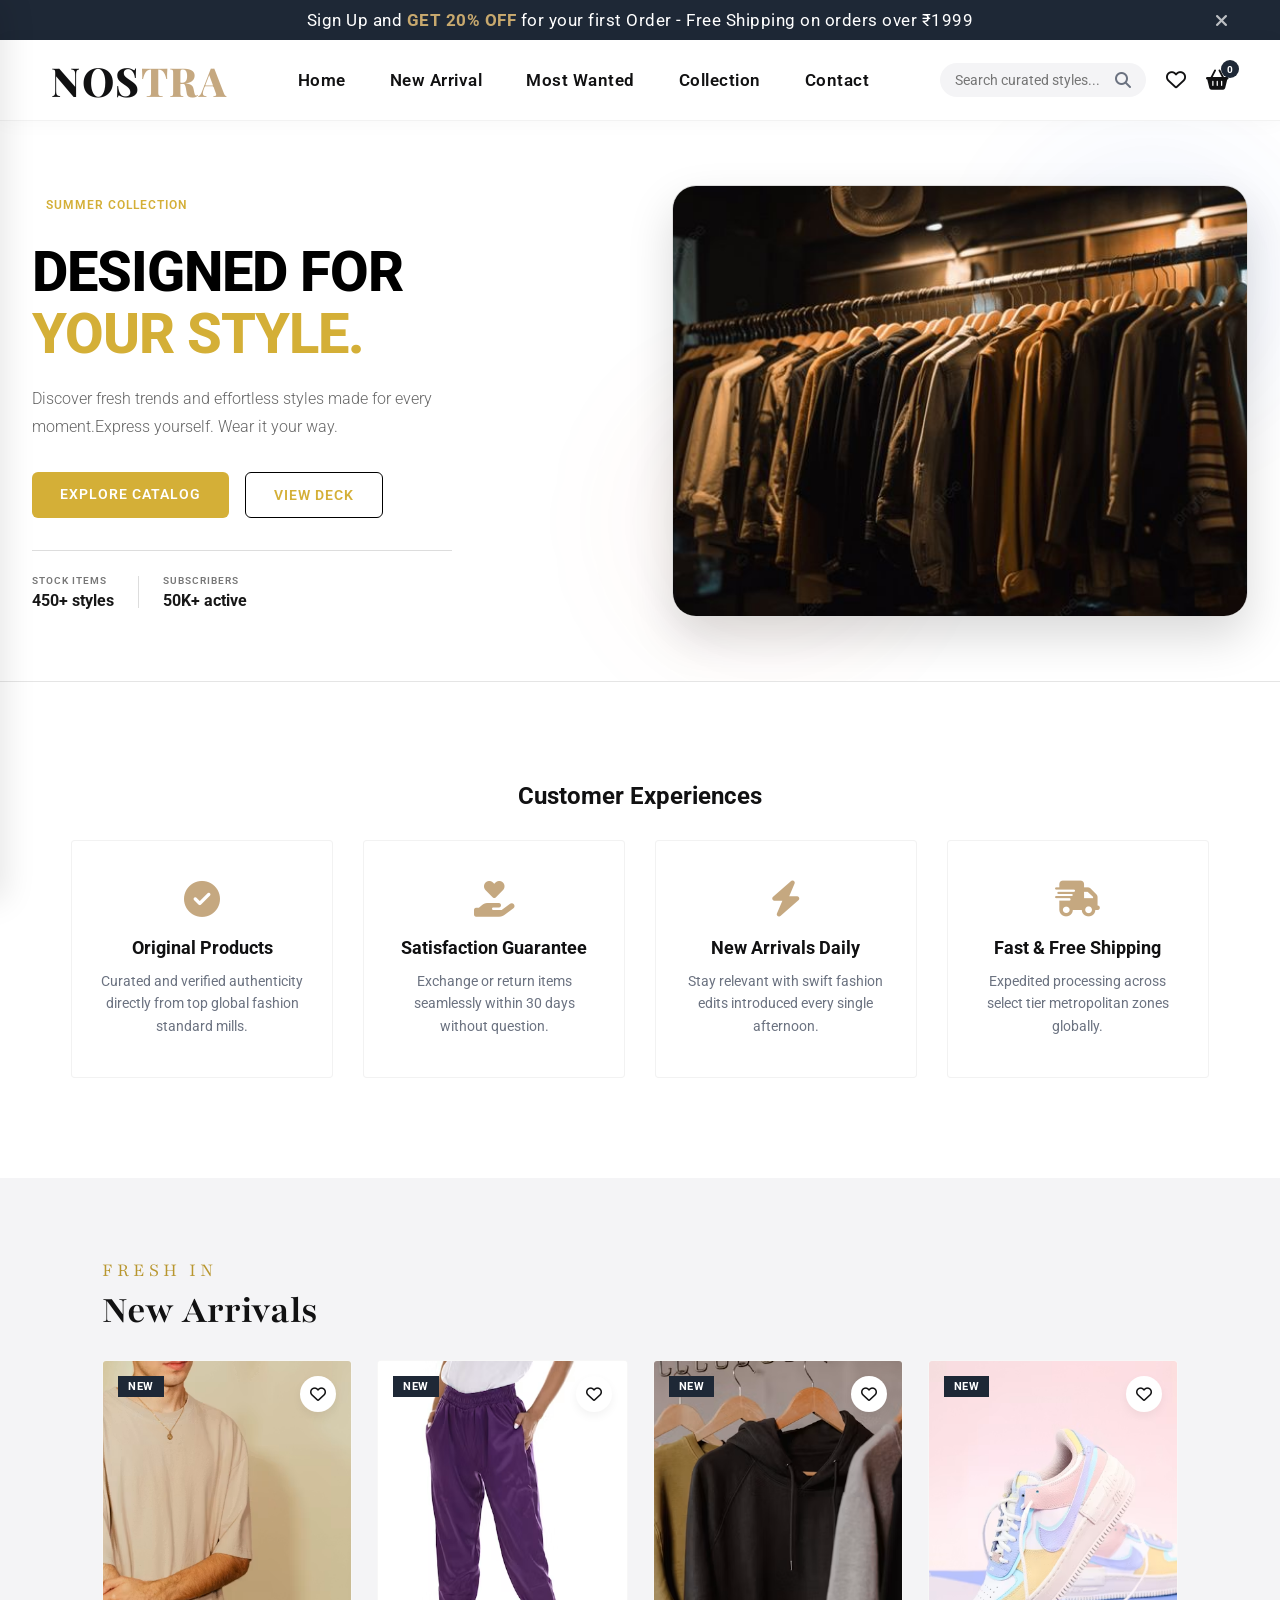
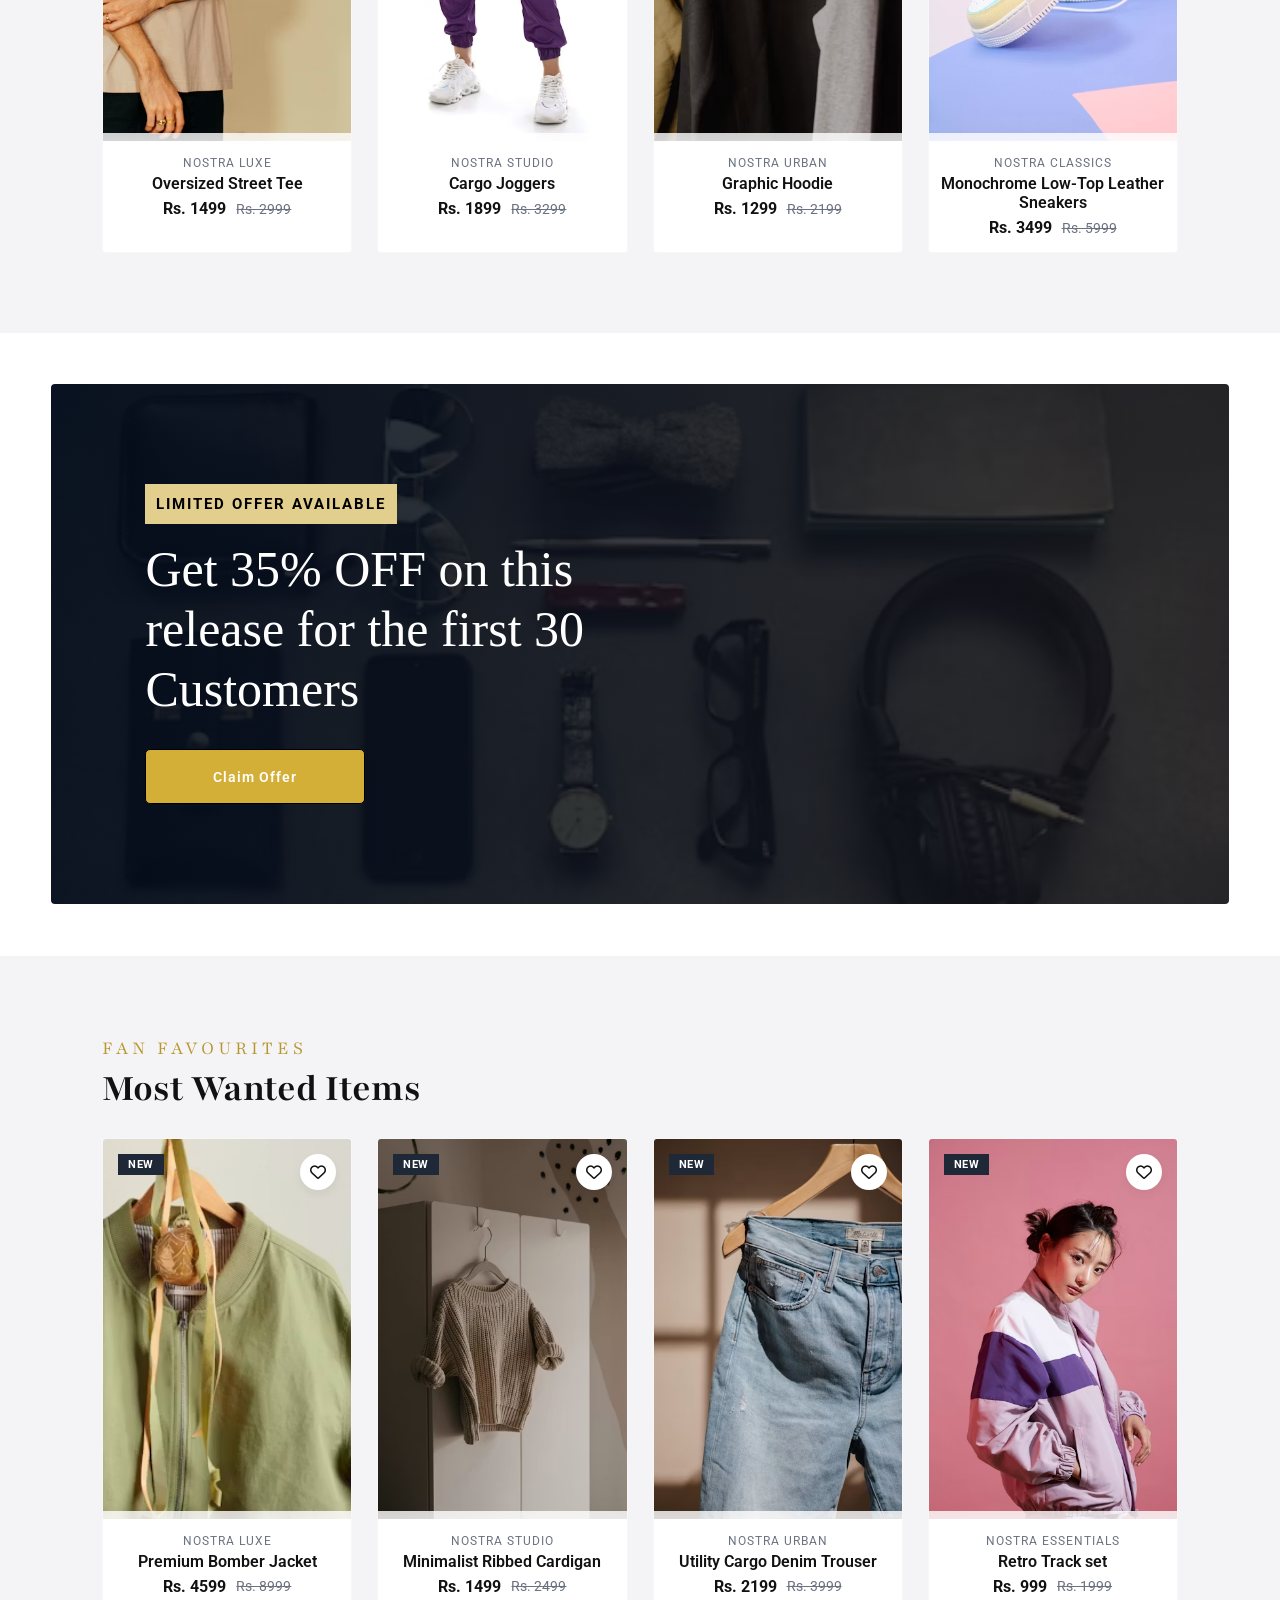
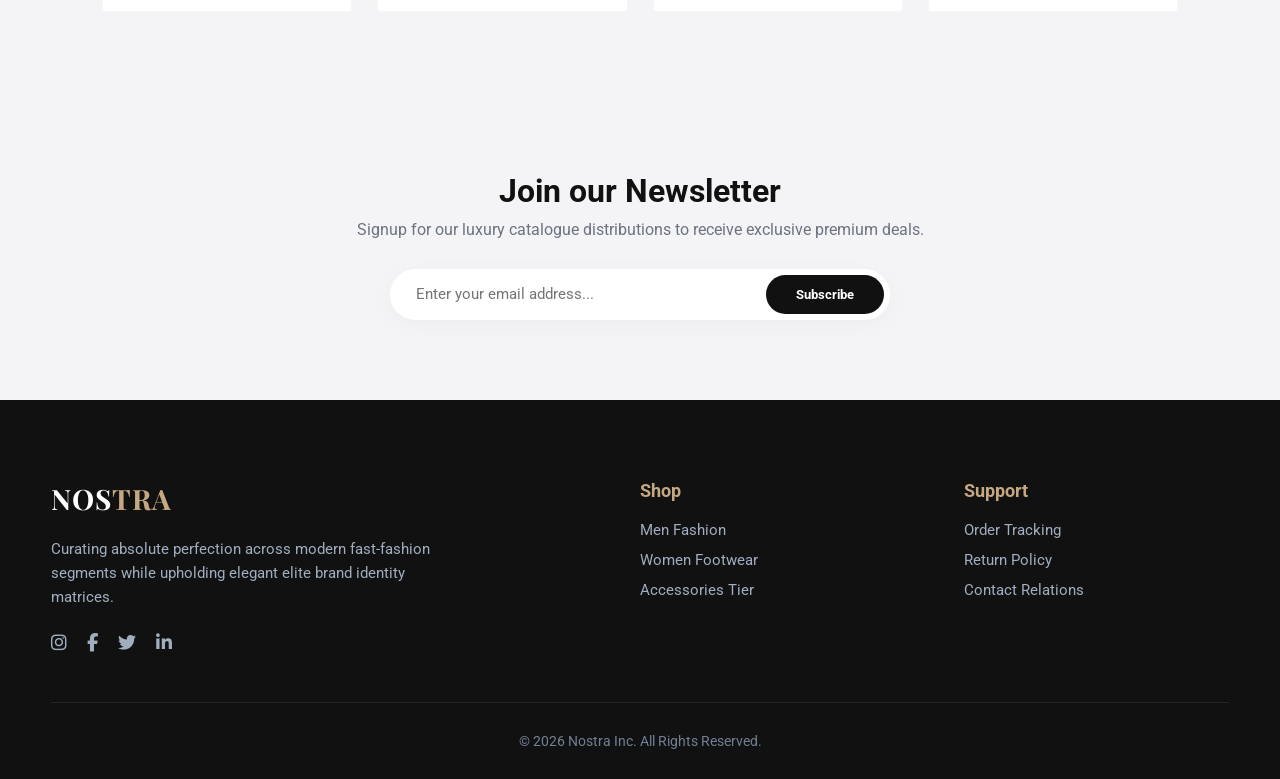
<file: index.html>
<!DOCTYPE html>
<html lang="en">

<head>
    <meta charset="UTF-8">
    <meta name="viewport" content="width=device-width, initial-scale=1.0">
    <title>Nostra | Fashion Destination</title>

    <link rel="preconnect" href="https://fonts.googleapis.com">
    <link rel="preconnect" href="https://fonts.gstatic.com" crossorigin>
    <link
        href="https://fonts.googleapis.com/css2?family=Poppins:ital,wght@0,100;0,200;0,300;0,400;0,500;0,600;0,700;0,800;0,900;1,100;1,200;1,300;1,400;1,500;1,600;1,700;1,800;1,900&family=Roboto:ital,wght@0,100..900;1,100..900&display=swap"
        rel="stylesheet">
    <link href="https://fonts.googleapis.com/css2?family=Assistant:wght@300;400;500;600;700;800&display=swap"
        rel="stylesheet">

    <link rel="stylesheet" href="https://cdnjs.cloudflare.com/ajax/libs/font-awesome/6.4.0/css/all.min.css">

    <link rel="stylesheet" href="style.css">
    <link rel="preconnect" href="https://fonts.googleapis.com">
    <link rel="preconnect" href="https://fonts.gstatic.com" crossorigin>
    <link
        href="https://fonts.googleapis.com/css2?family=Dancing+Script:wght@400..700&family=Gabarito:wght@400..900&display=swap"
        rel="stylesheet">
    <link rel="preconnect" href="https://fonts.googleapis.com">
    <link rel="preconnect" href="https://fonts.gstatic.com" crossorigin>
    <link
        href="https://fonts.googleapis.com/css2?family=Playfair+Display:ital,wght@0,400..900;1,400..900&family=Playfair:ital,opsz,wght@0,5..1200,300..900;1,5..1200,300..900&display=swap"
        rel="stylesheet">
</head>

<body>

    <div class="sign-bar">
        <p>Sign Up and <strong>GET 20% OFF</strong> for your first Order - Free Shipping on orders over ₹1999</p>
        <i class="fa-solid fa-xmark close-top-bar"></i>
    </div>

    <header>
        <div class="nav-bar">
            <div class="logo">
                <a href="#">NOS<span>TRA</span></a>
            </div>

            <nav class="nav-container">
                <a href="#home">Home</a>
                <a href="#new-arrival">New Arrival</a>
                <a href="#most-wanted">Most Wanted</a>
                <a href="collection.html">Collection</a>
                <a href="contact.html">Contact</a>
            </nav>

            <div class="right-menu">
                <div class="search-box">
                    <input type="text" placeholder="Search curated styles...">
                    <i class="fa-solid fa-magnifying-glass"></i>
                </div>
                <div class="icon-actions">
                    <i class="fa-regular fa-heart"></i>
                    <div class="cart-icon-wrapper">
                        <i class="fa-solid fa-basket-shopping"></i>
                        <span id="cart-counter">0</span>
                    </div>
                </div>
                <i class="fa-solid fa-bars mobile-menu-toggle"></i>
            </div>
        </div>
    </header>

    <div class="mobile-drawer">
        <div class="drawer-header">
            <h3>Menu</h3>
            <i class="fa-solid fa-xmark close-drawer"></i>
        </div>
        <nav class="drawer-links">
            <a href="#home">Home</a>
            <a href="#new-arrival">New Arrival</a>
            <a href="#most-wanted">Most Wanted</a>
            <a href="Collection.html">Collection</a>
            <a href="contact.html">Contact</a>
        </nav>
    </div>
    <div class="drawer-overlay"></div>

    <main>
        <section id="home" class="hero">
    <div class="hero-container">

        <div class="hero-grid">

            <!-- Left Side: Content -->
            <div class="hero-content">

                <span class="collection-tag">
                    Summer Collection
                </span>

                <h1>
                    Designed For<br>
                    <span>Your Style.</span>
                </h1>

                <p>
                    Discover fresh trends and effortless styles made for every moment.Express yourself. Wear it your way.
                </p>

                <div class="hero-buttons">
                    <a href="collection.html" class="btn-primary">
                        Explore Catalog
                    </a>

                    <a href="#new-arrival" class="btn-outline">
                        View Deck
                    </a>
                </div>

                <!-- Stats -->
                <div class="hero-stats">

                    <div class="stat">
                        <span>Stock Items</span>
                        <strong>450+ styles</strong>
                    </div>

                    <div class="divider"></div>

                    <div class="stat">
                        <span>Subscribers</span>
                        <strong>50K+ active</strong>
                    </div>

                </div>

            </div>


            <!-- Right Side: Image -->
            <div class="hero-image-wrapper">

                <div class="blur-circle blur-top"></div>
                <div class="blur-circle blur-bottom"></div>

                <div class="hero-image">
                    <img
                        src="slidecontent.jpg"
                        alt="Minimal Streetwear Lifestyle"
                    >
                </div>

            </div>

        </div>

    </div>
</section>


        <section class="features-section">
            <div class="Review">
                <h2>Customer Experiences</h2>
            </div>
            <div class="features-grid">
                <div class="feature-card">
                    <i class="fa-solid fa-circle-check"></i>
                    <h3>Original Products</h3>
                    <p>Curated and verified authenticity directly from top global fashion standard mills.</p>
                </div>
                <div class="feature-card">
                    <i class="fa-solid fa-hand-holding-heart"></i>
                    <h3>Satisfaction Guarantee</h3>
                    <p>Exchange or return items seamlessly within 30 days without question.</p>
                </div>
                <div class="feature-card">
                    <i class="fa-solid fa-bolt"></i>
                    <h3>New Arrivals Daily</h3>
                    <p>Stay relevant with swift fashion edits introduced every single afternoon.</p>
                </div>
                <div class="feature-card">
                    <i class="fa-solid fa-truck-fast"></i>
                    <h3>Fast & Free Shipping</h3>
                    <p>Expedited processing across select tier metropolitan zones globally.</p>
                </div>
            </div>
        </section>

        <section id="new-arrival" class="products-section grey-bg">
            <div class="section-title">
                <h4>FRESH IN</h4>
                <br>
                <h2>New Arrivals</h2>
            </div>
            <div class="products-grid" id="new-arrivals-container">

            </div>
        </section>
        <section class="promo-banner-section">
            <div class="promo-card">
                <div class="promo-text">
                    <h2>Limited Offer Available</h2>
                    <h3>Get 35% OFF on this release for the first 30 Customers</h3>
                    <button class="btn-premiumlight">Claim Offer</button>
                </div>
            </div>
        </section>

        <section id="most-wanted" class="products-section grey-bg">
            <div class="section-title">
                <h4>FAN FAVOURITES</h4><br>
                <h2>Most Wanted Items</h2>
            </div>
            <div class="products-grid" id="most-wanted-container">
            </div>
        </section>



        <section class="newsletter-section">
            <h2>Join our Newsletter</h2>
            <p>Signup for our luxury catalogue distributions to receive exclusive premium deals.</p>
            <div class="subscribe-form">
                <input type="email" placeholder="Enter your email address...">
                <button>Subscribe</button>
            </div>
        </section>
    </main>

    <footer>
        <div class="footer-container">
            <div class="footer-brand">
                <h2>NOS<span>TRA</span></h2>
                <p>Curating absolute perfection across modern fast-fashion segments while upholding elegant elite brand
                    identity matrices.</p>
                <div class="social-icons">
                    <i class="fa-brands fa-instagram"></i>
                    <i class="fa-brands fa-facebook-f"></i>
                    <i class="fab fa-twitter"></i>
                    <i class="fab fa-linkedin-in"></i>
                </div>
            </div>
            <div class="footer-links-group">
                <h3>Shop</h3>
                <a href="#">Men Fashion</a>
                <a href="#">Women Footwear</a>
                <a href="#">Accessories Tier</a>
            </div>
            <div class="footer-links-group">
                <h3>Support</h3>
                <a href="#">Order Tracking</a>
                <a href="#">Return Policy</a>
                <a href="#">Contact Relations</a>
            </div>
        </div>
        <div class="footer-bottom">
            <p>&copy; 2026 Nostra Inc. All Rights Reserved.</p>
        </div>
    </footer>
    <script src="script.js"></script>

</body>

</html>
</file>
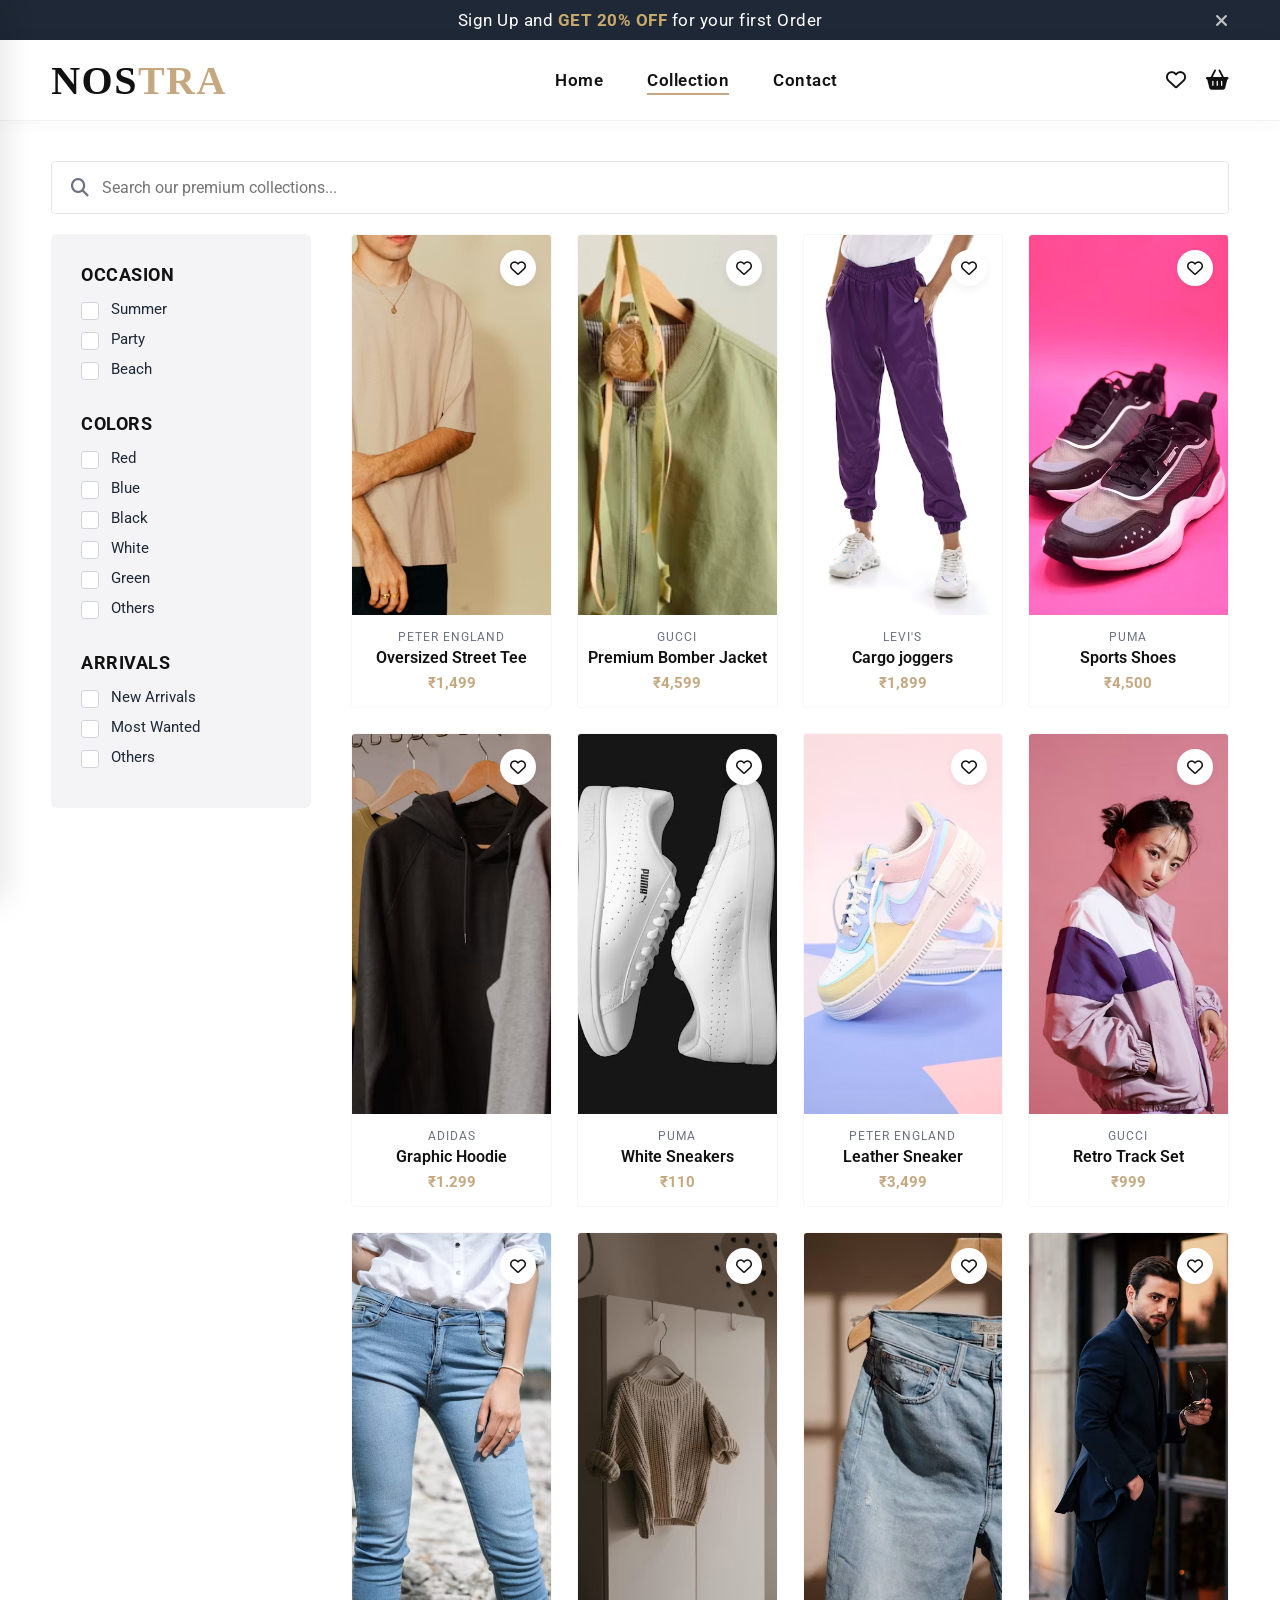
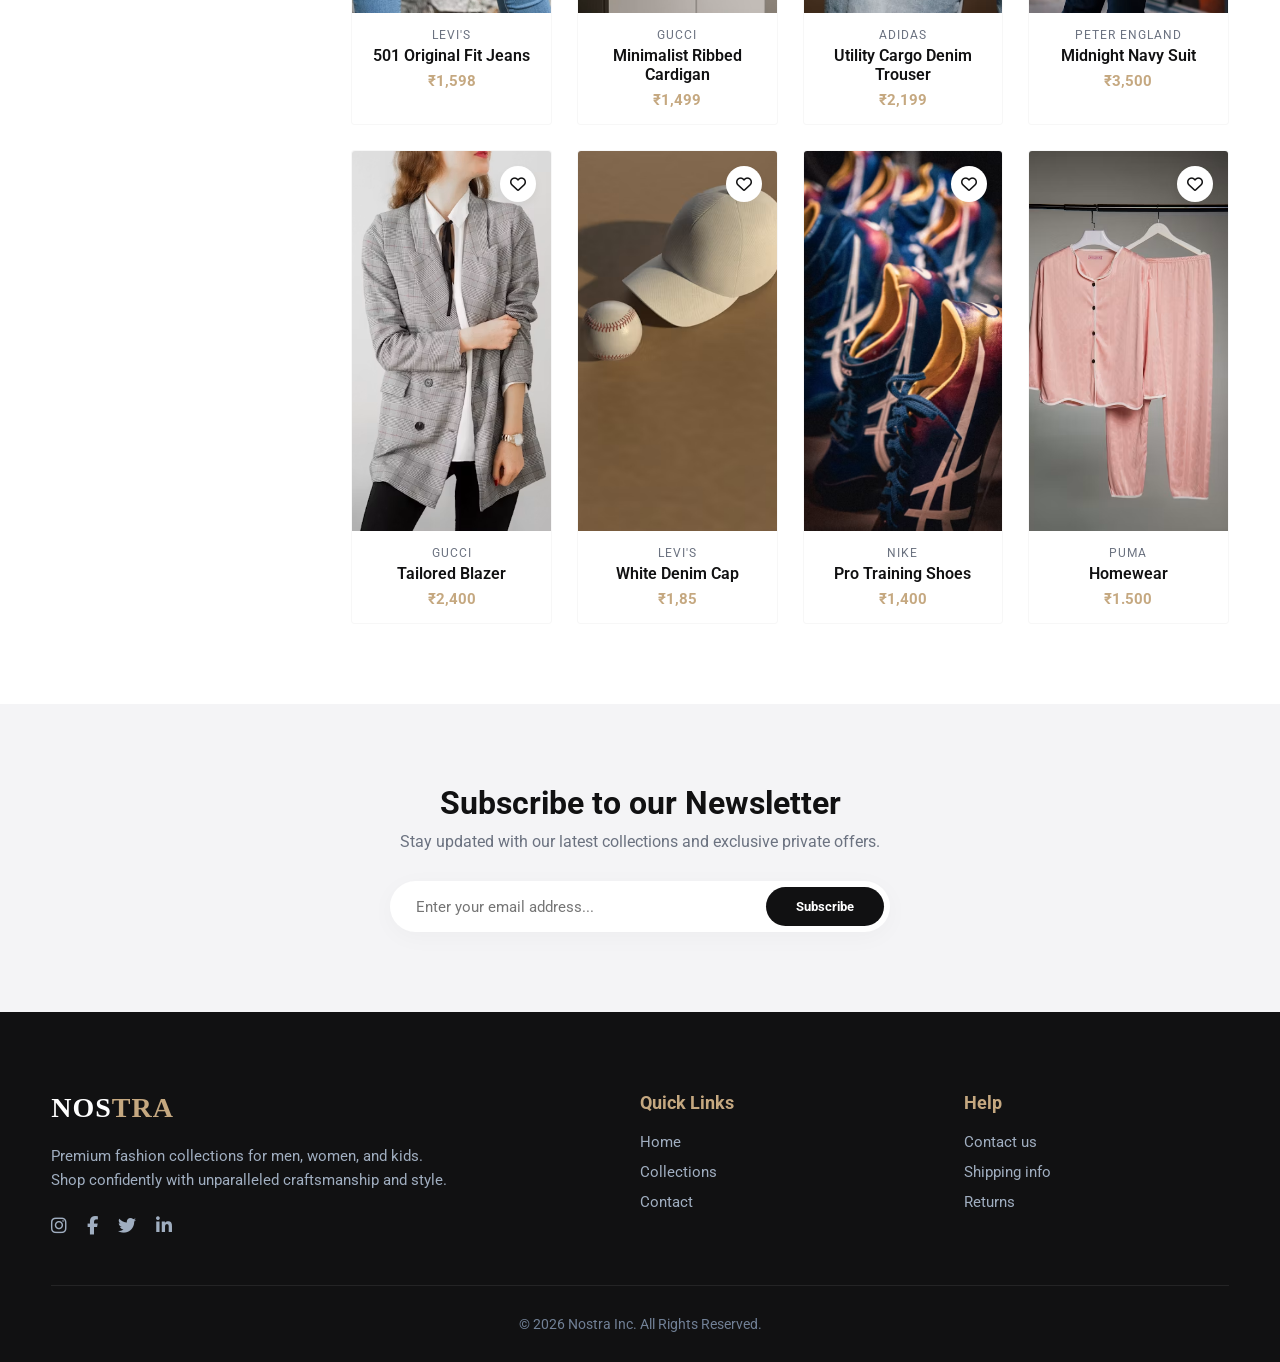
<file: collection.html>
<!DOCTYPE html>
<html lang="en">

<head>
    <meta charset="UTF-8">
    <meta name="viewport" content="width=device-width, initial-scale=1.0">
    <title>Collections | Nostra Premium Fashion</title>

    <link rel="preconnect" href="https://fonts.googleapis.com">
    <link rel="preconnect" href="https://fonts.gstatic.com" crossorigin>
    <link
        href="https://fonts.googleapis.com/css2?family=Poppins:ital,wght@0,100;0,200;0,300;0,400;0,500;0,600;0,700;0,800;0,900;1,100;1,200;1,300;1,400;1,500;1,600;1,700;1,800;1,900&family=Roboto:ital,wght@0,100..900;1,100..900&display=swap"
        rel="stylesheet">
    <link href="https://fonts.googleapis.com/css2?family=Assistant:wght@300;400;500;600;700;800&display=swap"
        rel="stylesheet">

    <link rel="stylesheet" href="https://cdnjs.cloudflare.com/ajax/libs/font-awesome/6.4.0/css/all.min.css">

    <link rel="stylesheet" href="style.css">
    <script src="script.js" defer></script>

</head>

<body>

    <div class="sign-bar">
        <p>Sign Up and <strong>GET 20% OFF</strong> for your first Order</p>
        <i class="fa-solid fa-xmark close-top-bar"></i>
    </div>

    <!-- Main Navigation Header -->
    <header>
        <div class="nav-bar">
            <div class="logo">
                <a href="index.html">NOS<span>TRA</span></a>
            </div>

            <nav class="nav-container">
                <a href="index.html">Home</a>
                <a href="collection.html" class="active">Collection</a>
                <a href="contact.html">Contact</a>
            </nav>

            <div class="right-menu">
                <div class="icon-actions">
                    <i class="fa-regular fa-heart"></i>
                    <i class="fa-solid fa-basket-shopping"></i>
                </div>
                <i class="fa-solid fa-bars mobile-menu-toggle"></i>
            </div>
        </div>
    </header>

    <!-- Side Mobile Drawer Menu -->
    <div class="mobile-drawer">
        <div class="drawer-header">
            <h3>Menu</h3>
            <i class="fa-solid fa-xmark close-drawer"></i>
        </div>
        <nav class="drawer-links">
            <a href="index.html">Home</a>
            <a href="Collection.html">Collection</a>
            <a href="contact.html">Contact</a>
        </nav>
    </div>
    <div class="drawer-overlay"></div>

    <main>
        <!-- Collections Search Hub -->
        <section class="search-bar-section">
            <div class="search-wrapper">
                <input type="text" id="collection-search" placeholder="Search our premium collections..."
                    onkeyup="filterProducts()">
                <i class="fa-solid fa-magnifying-glass search-icon"></i>
            </div>
        </section>

        <!-- Main Workspace: Sidebar Filters & Product Grid Layout -->
        <section class="collections-workspace">
            <div class="workspace-container">

                <!-- Left Sidebar Filters -->
                <aside class="filter-sidebar">
                    <div class="filter-group">
                        <h3>Occasion</h3>
                        <label class="checkbox-container">Summer
                            <input type="checkbox" value="summer" class="filter-check" change="filterProducts()">
                            <span class="checkmark"></span>
                        </label>
                        <label class="checkbox-container">Party
                            <input type="checkbox" value="party" class="filter-check" change="filterProducts()">
                            <span class="checkmark"></span>
                        </label>
                        <label class="checkbox-container">Beach
                            <input type="checkbox" value="beach" class="filter-check" change="filterProducts()">
                            <span class="checkmark"></span>
                        </label>
                    </div>

                    <div class="filter-group">
                        <h3>Colors</h3>
                        <label class="checkbox-container">Red
                            <input type="checkbox" value="red" class="filter-check" change="filterProducts()">
                            <span class="checkmark"></span>
                        </label>
                        <label class="checkbox-container">Blue
                            <input type="checkbox" value="blue" class="filter-check" change="filterProducts()">
                            <span class="checkmark"></span>
                        </label>
                        <label class="checkbox-container">Black
                            <input type="checkbox" value="black" class="filter-check" change="filterProducts()">
                            <span class="checkmark"></span>
                        </label>
                        <label class="checkbox-container">White
                            <input type="checkbox" value="white" class="filter-check" change="filterProducts()">
                            <span class="checkmark"></span>
                        </label>
                        <label class="checkbox-container">Green
                            <input type="checkbox" value="green" class="filter-check" change="filterProducts()">
                            <span class="checkmark"></span>
                        </label>
                        <label class="checkbox-container">Others
                            <input type="checkbox" value="others" class="filter-check" change="filterProducts()">
                            <span class="checkmark"></span>
                        </label>
                    </div>

                    <div class="filter-group">
                        <h3>Arrivals</h3>
                        <label class="checkbox-container">New Arrivals
                            <input type="checkbox" value="new" class="filter-check" change="filterProducts()">
                            <span class="checkmark"></span>
                        </label>
                        <label class="checkbox-container">Most Wanted
                            <input type="checkbox" value="wanted" class="filter-check" change="filterProducts()">
                            <span class="checkmark"></span>
                        </label>
                        <label class="checkbox-container">Others
                            <input type="checkbox" value="others" class="filter-check" change="filterProducts()">
                            <span class="checkmark"></span>
                        </label>
                    </div>
                </aside>

                <!-- Right Side Product Display Grid -->
                <div class="products-display-panel">
                    <div class="products-grid" id="collections-grid">
                        <!-- Rendered dynamically by JavaScript -->
                    </div>
                    <!-- Empty State Fallback -->
                    <div id="no-products-msg" class="empty-state-box">
                        <i class="fa-solid fa-box-open"></i>
                        <p>No products match your custom filtering criteria.</p>
                    </div>
                </div>

            </div>
        </section>

        <section class="newsletter-section">
            <h2>Subscribe to our Newsletter</h2>
            <p>Stay updated with our latest collections and exclusive private offers.</p>
            <div class="subscribe-form">
                <input type="email" placeholder="Enter your email address...">
                <button>Subscribe</button>
            </div>
        </section>

    </main>

    <!-- Luxury Footer Layout -->
    <footer>
        <div class="footer-container">
            <div class="footer-brand">
                <h2>NOS<span>TRA</span></h2>
                <p>Premium fashion collections for men, women, and kids. Shop confidently with unparalleled
                    craftsmanship and style.</p>
                <div class="social-icons">
                    <i class="fa-brands fa-instagram"></i>
                    <i class="fa-brands fa-facebook-f"></i>
                    <i class="fab fa-twitter"></i>
                    <i class="fab fa-linkedin-in"></i>
                </div>
            </div>
            <div class="footer-links-group">
                <h3>Quick Links</h3>
                <a href="index.html">Home</a>
                <a href="Collection.html">Collections</a>
                <a href="contact.html">Contact</a>
            </div>
            <div class="footer-links-group">
                <h3>Help</h3>
                <a href="contact.html">Contact us</a>
                <a href="index.html">Shipping info</a>
                <a href="index.html">Returns</a>

            </div>

        </div>
        <div class="footer-bottom">
            <p>&copy; 2026 Nostra Inc. All Rights Reserved.</p>
        </div>
    </footer>

</body>

</html>
</file>
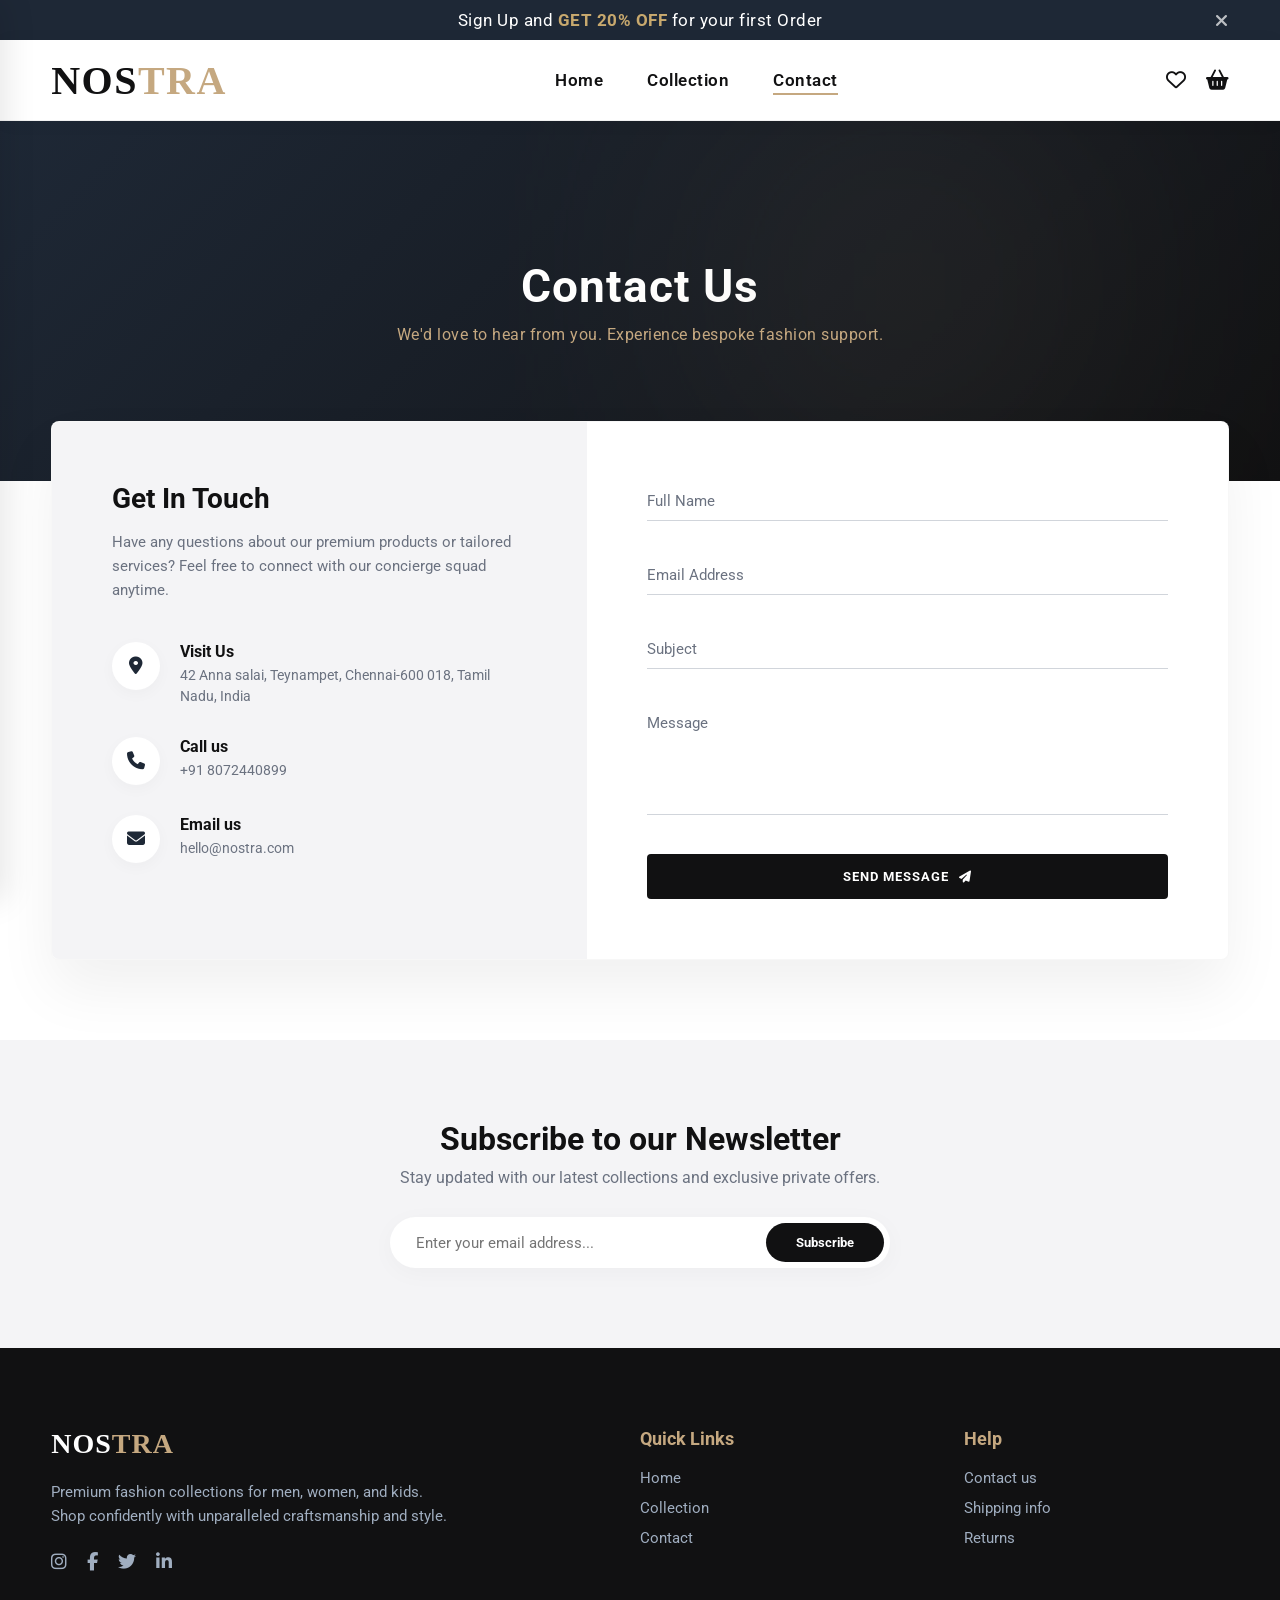
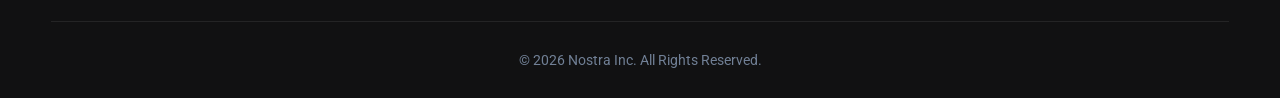
<file: contact.html>
<!DOCTYPE html>
<html lang="en">

<head>
    <meta charset="UTF-8">
    <meta name="viewport" content="width=device-width, initial-scale=1.0">
    <title>Contact Us | Zylio Premium Fashion</title>

    <link rel="preconnect" href="https://fonts.googleapis.com">
    <link rel="preconnect" href="https://fonts.gstatic.com" crossorigin>
    <link
        href="https://fonts.googleapis.com/css2?family=Poppins:ital,wght@0,100;0,200;0,300;0,400;0,500;0,600;0,700;0,800;0,900;1,100;1,200;1,300;1,400;1,500;1,600;1,700;1,800;1,900&family=Roboto:ital,wght@0,100..900;1,100..900&display=swap"
        rel="stylesheet">
    <link href="https://fonts.googleapis.com/css2?family=Assistant:wght@300;400;500;600;700;800&display=swap"
        rel="stylesheet">

    <link rel="stylesheet" href="https://cdnjs.cloudflare.com/ajax/libs/font-awesome/6.4.0/css/all.min.css">

    <link rel="stylesheet" href="style.css">
    <script src="script.js" defer></script>

</head>

<body>

    <div class="sign-bar">
        <p>Sign Up and <strong>GET 20% OFF</strong> for your first Order</p>
        <i class="fa-solid fa-xmark close-top-bar"></i>
    </div>

    <header>
        <div class="nav-bar">
            <div class="logo">
                <a href="index.html">NOS<span>TRA</span></a>
            </div>

            <nav class="nav-container">
                <a href="index.html">Home</a>
                <a href="collection.html">Collection</a>
                <a href="contact.html" class="active">Contact</a>
            </nav>

            <div class="right-menu">
                <div class="icon-actions">
                    <i class="fa-regular fa-heart"></i>
                    <i class="fa-solid fa-basket-shopping"></i>
                </div>
                <i class="fa-solid fa-bars mobile-menu-toggle"></i>
            </div>
        </div>
    </header>

    <div class="mobile-drawer">
        <div class="drawer-header">
            <h3>Menu</h3>
            <i class="fa-solid fa-xmark close-drawer"></i>
        </div>
        <nav class="drawer-links">
            <a href="index.html">Home</a>
            <a href="collection.html">Collection</a>
            <a href="contact.html">Contact</a>
        </nav>
    </div>
    <div class="drawer-overlay"></div>

    <main>
        <section class="contact-hero">
            <div class="hero-blur-bg"></div>
            <div class="hero-contact">
                <h1>Contact Us</h1>
                <p>We'd love to hear from you. Experience bespoke fashion support.</p>
            </div>
        </section>

        <section class="contact-container-section">
            <div class="contact-grid">

                <div class="contact-info-panel">
                    <h2>Get In Touch</h2>
                    <p class="subtitle">Have any questions about our premium products or tailored services? Feel free to
                        connect with our concierge squad anytime.</p>

                    <div class="info-card-list">
                        <div class="info-card">
                            <div class="icon-box"><i class="fa-solid fa-location-dot"></i></div>
                            <div class="info-text">
                                <h4>Visit Us</h4>
                                <p>42 Anna salai, Teynampet, Chennai-600 018, Tamil Nadu, India</p>
                            </div>
                        </div>

                        <div class="info-card">
                            <div class="icon-box"><i class="fa-solid fa-phone"></i></div>
                            <div class="info-text">
                                <h4>Call us</h4>
                                <p>+91 8072440899</p>
                            </div>
                        </div>

                        <div class="info-card">
                            <div class="icon-box"><i class="fa-solid fa-envelope"></i></div>
                            <div class="info-text">
                                <h4>Email us</h4>
                                <p>hello@nostra.com</p>
                            </div>
                        </div>
                    </div>
                </div>

                <div class="contact-form-panel">
                    <form id="zylio-contact-form" onsubmit="handleFormSubmit(event)">
                        <div class="input-group">
                            <input type="text" id="fullname" required placeholder=" ">
                            <label for="fullname">Full Name</label>
                            <span class="bar"></span>
                        </div>

                        <div class="input-group">
                            <input type="email" id="email" required placeholder=" ">
                            <label for="email">Email Address</label>
                            <span class="bar"></span>
                        </div>

                        <div class="input-group">
                            <input type="text" id="subject" required placeholder=" ">
                            <label for="subject">Subject</label>
                            <span class="bar"></span>
                        </div>

                        <div class="input-group">
                            <textarea id="message" rows="5" required placeholder=" "></textarea>
                            <label for="message">Message</label>
                            <span class="bar"></span>
                        </div>

                        <button type="submit" class="btn-submit-premium">
                            <span>Send Message</span>
                            <i class="fa-solid fa-paper-plane"></i>
                        </button>
                    </form>
                    <div id="form-success-alert" class="success-message-box">
                        <i class="fa-solid fa-circle-check"></i>
                        <p>Thank you! Your inquiry has been routed to our fashion advisors.</p>
                    </div>
                </div>

            </div>
        </section>

        <section class="newsletter-section">
            <h2>Subscribe to our Newsletter</h2>
            <p>Stay updated with our latest collections and exclusive private offers.</p>
            <div class="subscribe-form">
                <input type="email" placeholder="Enter your email address...">
                <button>Subscribe</button>
            </div>
        </section>
    </main>

    <footer>
        <div class="footer-container">
            <div class="footer-brand">
                <h2>NOS<span>TRA</span></h2>
                <p>Premium fashion collections for men, women, and kids. Shop confidently with unparalleled
                    craftsmanship and style.</p>
                <div class="social-icons">
                    <i class="fa-brands fa-instagram"></i>
                    <i class="fa-brands fa-facebook-f"></i>
                    <i class="fab fa-twitter"></i>
                    <i class="fab fa-linkedin-in"></i>
                </div>
            </div>
            <div class="footer-links-group">
                <h3>Quick Links</h3>
                <a href="index.html">Home</a>
                <a href="collection.html">Collection</a>
                <a href="contact.html">Contact</a>
            </div>
            <div class="footer-links-group">
                <h3>Help</h3>
                <a href="contact.html">Contact us</a>
                <a href="index.html">Shipping info</a>
                <a href="index.html">Returns</a>

            </div>

        </div>
        <div class="footer-bottom">
            <p>&copy; 2026 Nostra Inc. All Rights Reserved.</p>
        </div>
    </footer>

    <div class="back-to-top" id="scrollTopBtn">
        <i class="fa-solid fa-arrow-up"></i>
    </div>

</body>

</html>
</file>
<file: style.css>
/* Custom Variable Framework tokens */
:root {
    --primary-dark: #111112;
    --navy-blue: #1E2836;
    --luxury-gold: #C5A880;
    --light-grey: #F4F4F6;
    --text-muted: #6B7280;
    --white: #FFFFFF;
    --transition-smooth: all 0.4s cubic-bezier(0.25, 1, 0.5, 1);
}

/* Reset settings */
* {
    margin: 0;
    padding: 0;
    box-sizing: border-box;
    font-family: "Roboto", sans-serif;
    scroll-behavior: smooth;
}

body {
    background-color: var(--white);
    color: var(--primary-dark);
    overflow-x: hidden;
}

/* Announcement Top bar Alert */
.sign-bar {
    background-color: var(--navy-blue);
    color: var(--white);
    text-align: center;
    padding: 10px 4%;
    font-size: 17px;
    letter-spacing: 0.5px;
    position: relative;
    display: flex;
    justify-content: center;
    align-items: center;
    transition: var(--transition-smooth);
}

.sign-bar i {
    position: absolute;
    right: 4%;
    cursor: pointer;
    opacity: 0.7;
    transition: var(--transition-smooth);
}

.sign-bar i:hover {
    opacity: 1;
    transform: scale(1.1);
}

.sign-bar strong {
    color: #C8A96E;
}

/* Header and Navigation Panel */
header {
    background: var(--white);
    position: sticky;
    top: 0;
    z-index: 999;
    box-shadow: 0 2px 20px rgba(0, 0, 0, 0.03);
    border-bottom: 1px solid rgba(0, 0, 0, 0.05);
}

.nav-bar {
    max-width: 1440px;
    margin: 0 auto;
    display: flex;
    justify-content: space-between;
    align-items: center;
    height: 80px;
    padding: 0 4%;
}

.logo a {
    font-size: 40px;
    font-weight: 800;
    letter-spacing: 1.5px;
    color: var(--primary-dark);
    text-decoration: none;
    font-family: "Playfair Display", serif;
}

.logo span {
    color: var(--luxury-gold);
    font-family: "Playfair Display", serif;
}

.nav-container a {
    text-decoration: none;
    color: var(--primary-dark);
    font-weight: 600;
    font-size: 17px;
    margin: 0 20px;
    letter-spacing: 0.5px;
    position: relative;
    padding: 5px 0;
    transition: var(--transition-smooth);
}

.nav-container a::after {
    content: '';
    position: absolute;
    bottom: 0;
    left: 0;
    width: 0;
    height: 2px;
    background-color: var(--luxury-gold);
    transition: var(--transition-smooth);
}

.nav-container a:hover::after,
.nav-container a.active::after {
    width: 100%;
}

/* Functional Search and Icons Row */
.right-menu {
    display: flex;
    align-items: center;
    gap: 20px;
}

.search-box {
    display: flex;
    align-items: center;
    background-color: var(--light-grey);
    padding: 8px 14px;
    border-radius: 30px;
    border: 1px solid transparent;
    transition: var(--transition-smooth);
}

.search-box:focus-within {
    border-color: var(--luxury-gold);
    background-color: var(--white);
    box-shadow: 0 4px 15px rgba(197, 168, 128, 0.15);
}

.search-box input {
    border: none;
    outline: none;
    background: transparent;
    width: 160px;
    font-size: 14px;
}

.search-box i {
    color: var(--text-muted);
    cursor: pointer;
}

.icon-actions {
    display: flex;
    align-items: center;
    gap: 20px;
    font-size: 20px;
}

.icon-actions i {
    cursor: pointer;
    transition: var(--transition-smooth);
}

.icon-actions i:hover {
    color: var(--luxury-gold);
    transform: translateY(-2px);
}

.cart-icon-wrapper {
    position: relative;
}

#cart-counter {
    position: absolute;
    top: -8px;
    right: -10px;
    background-color: var(--navy-blue);
    color: var(--white);
    font-size: 10px;
    font-weight: 700;
    width: 18px;
    height: 18px;
    border-radius: 50%;
    display: flex;
    justify-content: center;
    align-items: center;
}

.mobile-menu-toggle {
    font-size: 22px;
    cursor: pointer;
    display: none;
}

/* Mobile Drawer Elements Menu */
.mobile-drawer {
    position: fixed;
    top: 0;
    left: -300px;
    width: 300px;
    height: 100%;
    background-color: var(--white);
    z-index: 1000;
    box-shadow: 5px 0 30px rgba(0, 0, 0, 0.1);
    transition: var(--transition-smooth);
    padding: 30px;
}

.mobile-drawer.open {
    left: 0;
}

.drawer-header {
    display: flex;
    justify-content: space-between;
    align-items: center;
    margin-bottom: 40px;
    border-bottom: 1px solid var(--light-grey);
    padding-bottom: 15px;
}

.drawer-links a {
    display: block;
    text-decoration: none;
    color: var(--primary-dark);
    font-size: 18px;
    font-weight: 600;
    margin-bottom: 25px;
    transition: var(--transition-smooth);
}

.drawer-links a:hover {
    color: var(--luxury-gold);
    padding-left: 8px;
}

.drawer-overlay {
    position: fixed;
    top: 0;
    left: 0;
    width: 100%;
    height: 100%;
    background: rgba(0, 0, 0, 0.4);
    z-index: 999;
    display: none;
    backdrop-filter: blur(4px);
}

/* Premium Main Hero Styling Section */
    /* =========================
   HERO SECTION
========================= */

.hero {
    position: relative;
    background-color: #ffffff;
    padding: 64px 0;
    border-bottom: 1px solid #e5e5e5;
    overflow: hidden;
}


/* Container */

.hero-container {
    max-width: 1280px;
    margin: 0 auto;
    padding: 0 32px;
}


/* Grid */

.hero-grid {
    display: grid;
    grid-template-columns: 1fr 1fr;
    gap: 64px;
    align-items: center;
}


/* =========================
   LEFT CONTENT
========================= */

.hero-content {
    position: relative;
    z-index: 10;
    text-align: left;
}


/* Collection Tag */

.collection-tag {
    display: inline-block;
    color: #d4af37;
    font-size: 12px;
    font-weight: 600;
    text-transform: uppercase;
    letter-spacing: 1px;
    padding: 6px 14px;
}


/* Heading */

.hero-content h1 {
    margin: 24px 0 20px !important;
    font-size: 56px !important;
    font-weight: 800 !important;
    text-transform: uppercase !important;
    letter-spacing: -1px !important;
    line-height: 1.1 !important;
    color:black !important;
}

.hero-content h1 span {
    color:#d4af37 !important;
}


/* Description */

.hero-content p {
    max-width: 520px;

    font-size: 16px;
    font-weight: 300;
    line-height: 1.7;

    color: #666666;

    margin-bottom: 24px;
}


/* =========================
   BUTTONS
========================= */

.hero-buttons {
    display: flex;
    gap: 16px;
    padding-top: 8px;
}


/* Primary Button */

.btn-primary {
    display: inline-block;

    background-color: #d4af37;
    color: #ffffff;

    padding: 14px 28px;

    font-size: 14px;
    font-weight: 600;

    text-transform: uppercase;
    letter-spacing: 1px;

    text-decoration: none;

    border-radius: 6px;

    transition: all 0.3s ease;
}

.btn-primary:hover {
    background-color: #d4af37;
    transform: translateY(-2px);
}


/* Outline Button */

.btn-outline {
    display: inline-block;

    background-color: transparent;
    color: #d4af37;

    padding: 14px 28px;

    font-size: 14px;
    font-weight: 600;

    text-transform: uppercase;
    letter-spacing: 1px;

    text-decoration: none;

    border: 1px solid black;
    border-radius: 6px;

    transition: all 0.3s ease;
}

.btn-outline:hover {
    background-color: black;
    color: #ffffff;
}


/* =========================
   STATS
========================= */

.hero-stats {
    display: flex;
    align-items: center;
    gap: 24px;

    max-width: 420px;

    margin-top: 32px;
    padding-top: 24px;

    border-top: 1px solid #dddddd;
}


.stat {
    display: flex;
    flex-direction: column;
    gap: 5px;
}


.stat span {
    font-size: 10px;
    font-weight: 600;

    text-transform: uppercase;
    letter-spacing: 1px;

    color: #777777;
}


.stat strong {
    font-size: 16px;
    font-weight: 700;

    color: #171717;
}


/* Vertical Divider */

.divider {
    width: 1px;
    height: 32px;

    background-color: #dddddd;
}


/* =========================
   RIGHT SIDE IMAGE
========================= */

.hero-image-wrapper {
    position: relative;

    width: 100%;

    display: flex;
    justify-content: center;
}


/* Image Container */

.hero-image {
    position: relative;

    width: 100%;

    aspect-ratio: 4 / 3;

    overflow: hidden;

    border-radius: 24px;

    border: 1px solid #dddddd;

    box-shadow: 0 20px 45px rgba(0, 0, 0, 0.15);

    z-index: 2;
}


.hero-image img {
    width: 100%;
    height: 100%;

    object-fit: cover;

    display: block;

    transition: transform 0.5s ease;
}


/* Image Hover */

.hero-image:hover img {
    transform: scale(1.05);
}


/* =========================
   BACKGROUND BLUR CIRCLES
========================= */

.blur-circle {
    position: absolute;

    width: 288px;
    height: 288px;

    border-radius: 50%;

    filter: blur(60px);

    opacity: 0.6;

    z-index: 1;
}


.blur-top {
    top: -48px;
    right: -48px;

    background-color: rgba(36, 84, 214, 0.08);
}


.blur-bottom {
    bottom: -48px;
    left: -48px;

    background-color: rgba(200, 90, 60, 0.08);
}


/* =========================
   RESPONSIVE DESIGN
========================= */

@media (max-width: 992px) {

    .hero {
        padding: 56px 0;
    }

    .hero-grid {
        grid-template-columns: 1fr;
        gap: 48px;
    }

    .hero-content {
        text-align: center;
    }

    .hero-content p {
        margin-left: auto;
        margin-right: auto;
    }

    .hero-buttons {
        justify-content: center;
    }

    .hero-stats {
        margin-left: auto;
        margin-right: auto;
        justify-content: center;
    }

    .hero-image-wrapper {
        max-width: 700px;
        margin: 0 auto;
    }
}


@media (max-width: 600px) {

    .hero {
        padding: 40px 0;
    }

    .hero-container {
        padding: 0 20px;
    }

    .hero-content h1 {
        font-size: 38px;
    }

    .hero-content p {
        font-size: 14px;
    }

    .hero-buttons {
        flex-direction: column;
        align-items: center;
    }

    .btn-primary,
    .btn-outline {
        width: 100%;
        max-width: 280px;
        text-align: center;
    }

    .hero-stats {
        gap: 16px;
    }

    .stat strong {
        font-size: 14px;
    }

    .hero-image {
        border-radius: 18px;
    }
}

/* Common Section Typography Architecture */
.products-section {
    padding: 80px 4%;
    max-width: 1440px;
    margin: 0 auto;
}

.grey-bg {
    background-color: var(--light-grey);
    max-width: 100%;
    padding: 80px 8%;
}
.Review {
    text-align: center;
    margin-bottom: 30px;
}
.section-title {
    text-align: left;
    margin-bottom: 20px;
}
.section-title h4{
    font-family: "Playfair", serif;
    font-size: 20px;
    font-weight: 200;
    letter-spacing: 4px;
    color: #b8962e;
    position: relative;
    display: inline-flex;
    padding-bottom: 5px;
}

.section-title h2 {
    font-family: "Playfair", serif;
    font-size: 40px;
    font-weight: 700;
    position: relative;
    display: inline-block;
    padding-bottom: 5px;
}

.section-title h2::after {
    content: '';
    position: absolute;
    display: none;
    bottom: 0;
    left: 50%;
    transform: translateX(-50%);
    width: 60px;
    height: 3px;
    background-color: var(--luxury-gold);
}



/* Features / Experience Area Layout */
.features-section {
    padding: 80px 4%;
    
    max-width: 1440px;
    margin: 20px;
}

.features-grid {
    display: grid;
    grid-template-columns: repeat(4, 1fr);
    gap: 30px;
    margin-top: 10px;
}

.feature-card {
    background: var(--white);
    padding: 40px 25px;
    text-align: center;
    border: 1px solid rgba(0, 0, 0, 0.05);
    transition: var(--transition-smooth);
    border-radius: 4px;
}

.feature-card i {
    font-size: 36px;
    color: var(--luxury-gold);
    margin-bottom: 20px;
}

.feature-card h3 {
    font-size: 18px;
    margin-bottom: 12px;
    font-weight: 700;
}

.feature-card p {
    font-size: 14px;
    color: var(--text-muted);
    line-height: 1.6;
}

.feature-card:hover {
    transform: translateY(-10px);
    box-shadow: 0 15px 40px rgba(0, 0, 0, 0.05);
    border-color: rgba(197, 168, 128, 0.3);
}

/* Elegant Grid for Clothes Products Cards */
.products-grid {
    display: grid;
    grid-template-columns: repeat(4, 1fr);
    gap: 30px;
}

.product-card {
    background: var(--white);
    position: relative;
    overflow: hidden;
    transition: var(--transition-smooth);
    border: 1px solid rgba(0, 0, 0, 0.03);
}

.product-img-wrapper {
    position: relative;
    overflow: hidden;
    height: 380px;
    background-color: var(--light-grey);
}

.product-card img {
    width: 100%;
    height: 100%;
    object-fit: cover;
    transition: transform 0.6s cubic-bezier(0.25, 1, 0.5, 1);
}

.badge-sale {
    position: absolute;
    top: 15px;
    left: 15px;
    background-color: var(--navy-blue);
    color: var(--white);
    font-size: 11px;
    font-weight: 700;
    padding: 4px 10px;
    text-transform: uppercase;
    letter-spacing: 0.5px;
}

.wishlist-icon {
    position: absolute;
    top: 15px;
    right: -50px;
    background: var(--white);
    width: 40px;
    height: 40px;
    border-radius: 50%;
    display: flex;
    justify-content: center;
    align-items: center;
    cursor: pointer;
    box-shadow: 0 4px 15px rgba(0, 0, 0, 0.08);
    transition: var(--transition-smooth);
}

.wishlist-icon:hover {
    color: #EF4444;
}

.product-card:hover .wishlist-icon {
    right: 15px;
}

.product-card:hover img {
    transform: scale(1.06);
}

.product-action-overlay {
    position: absolute;
    bottom: -60px;
    left: 0;
    width: 100%;
    padding: 15px;
    background: linear-gradient(to top, rgba(255, 255, 255, 1), rgba(255, 255, 255, 0.8));
    transition: var(--transition-smooth);
    display: flex;
    justify-content: center;
}

.product-card:hover .product-action-overlay {
    bottom: 0;
}

.btn-add-bag {
    width: 100%;
    padding: 12px;
    background-color: var(--primary-dark);
    color: var(--white);
    border: none;
    font-weight: 700;
    font-size: 12px;
    letter-spacing: 1px;
    text-transform: uppercase;
    cursor: pointer;
    transition: var(--transition-smooth);
}

.btn-add-bag:hover {
    background-color: var(--luxury-gold);
}

.product-info {
    padding: 20px 10px;
    text-align: center;
}

.product-brand {
    font-size: 13px;
    color: var(--text-muted);
    text-transform: uppercase;
    letter-spacing: 1px;
    margin-bottom: 6px;
}

.product-title {
    font-size: 16px;
    font-weight: 600;
    color: var(--primary-dark);
    margin-bottom: 8px;
    text-decoration: none;
    display: block;
}

.product-price-row {
    display: flex;
    justify-content: center;
    gap: 10px;
    align-items: center;
    font-weight: 700;
}

.price-actual {
    color: var(--primary-dark);
}

.price-old {
    color: var(--text-muted);
    text-decoration: line-through;
    font-size: 14px;
    font-weight: 400;
}

/* Promo Full Banner Break */
.promo-banner-section {
    padding: 4% ;
    max-width: 1440px;
    margin: 0 auto;
}

.promo-card {
    background: linear-gradient(90deg, rgba(1, 11, 26, 0.9), rgba(17, 17, 18, 0.7)),
        url('./promo.jpg') no-repeat center center/cover;
    padding: 100px 8%;
    color: var(--white);
    border-radius: 4px;
}

.promo-text h2 {
    background-color: #e2ce8d;
    color: black;
    border: 1px solid  #e2ce8d;
    padding: 10px;
    font-size: 15px;
    text-transform: uppercase;
    letter-spacing: 2px;
    margin-bottom: 15px;
    display: inline-block;
}

.promo-text h3 {
    color: var(--white);
    font-family: 'Times New Roman', Times, serif;
    font-size: 50px;
    font-weight: 500;
    max-width: 500px;
    line-height: 1.2;
    margin-bottom: 30px;
}
    
.btn-premiumlight {
    background-color: #d4af37;
    color: white;
    border: 1px solid black;
    padding: 20px;
    width: 220px;
    height: 55px;
    border-radius: 5px;
    font-size: 14px;
    font-weight: 600;
    letter-spacing: 1px;
    cursor: pointer;
    display: flex;
    align-items: center;
    justify-content: center;
    gap: 10px;
    transition: 0.3s ease;
}

.btn-premiumlight:hover {
    background-color: var(--luxury-gold);
    border-color: var(--luxury-gold);
}

/* Newsletter Styling Section */
.newsletter-section {
    padding: 80px 4%;
    text-align: center;
    background-color: var(--light-grey);
}

.newsletter-section h2 {
    font-size: 32px;
    margin-bottom: 10px;
    font-weight: 700;
}

.newsletter-section p {
    color: var(--text-muted);
    margin-bottom: 30px;
}

.subscribe-form {
    display: flex;
    max-width: 500px;
    margin: 0 auto;
    background: var(--white);
    padding: 6px;
    border-radius: 40px;
    box-shadow: 0 5px 25px rgba(0, 0, 0, 0.03);
}

.subscribe-form input {
    border: none;
    outline: none;
    padding: 0 20px;
    flex-grow: 1;
    font-size: 15px;
    background: transparent;
}

.subscribe-form button {
    background: var(--primary-dark);
    color: var(--white);
    border: none;
    padding: 12px 30px;
    border-radius: 30px;
    font-weight: 700;
    cursor: pointer;
    transition: var(--transition-smooth);
}

.subscribe-form button:hover {
    background: var(--luxury-gold);
}

/* Premium Global Footing Styles */
footer {
    background-color: var(--primary-dark);
    color: var(--white);
    padding: 80px 4% 30px;
}

.footer-container {
    max-width: 1440px;
    margin: 0 auto;
    display: grid;
    grid-template-columns: 2fr 1fr 1fr;
    gap: 60px;
    border-bottom: 1px solid rgba(255, 255, 255, 0.08);
    padding-bottom: 50px;
}

.footer-brand h2 {
    font-size: 28px;
    margin-bottom: 20px;
    letter-spacing: 1px;
    font-family: "Playfair Display", serif;
}

.footer-brand h2 span {
    color: var(--luxury-gold);
    font-family: "Playfair Display", serif;
}

.footer-brand p {
    color: #A0AEC0;
    font-size: 15px;
    line-height: 1.6;
    max-width: 400px;
    margin-bottom: 25px;
}

.social-icons {
    display: flex;
    gap: 20px;
    font-size: 18px;
}

.social-icons i {
    cursor: pointer;
    transition: var(--transition-smooth);
    color: #A0AEC0;
}

.social-icons i:hover {
    color: var(--luxury-gold);
    transform: translateY(-3px);
}

.footer-links-group h3 {
    font-size: 18px;
    margin-bottom: 20px;
    color: var(--luxury-gold);
}

.footer-links-group a {
    display: block;
    color: #A0AEC0;
    text-decoration: none;
    margin-bottom: 12px;
    font-size: 15px;
    transition: var(--transition-smooth);
}

.footer-links-group a:hover {
    color: var(--white);
    padding-left: 5px;
}

.footer-bottom {
    text-align: center;
    padding-top: 30px;
    color: #718096;
    font-size: 14px;
}

/* ==========================================================================
   ⚡ 3. COMPREHENSIVE RESPONSIVE DESIGN MEDIA QUERIES (Mobile, Tab, Desktop)
   ========================================================================== */

/* 💻 Lap/Window Screens Intermediate Adjustments */
@media (max-width: 1200px) {
    .products-grid {
        grid-template-columns: repeat(3, 1fr);
        gap: 20px;
    }

    .product-img-wrapper {
        height: 340px;
    }
}

/* ⚱️ Tablets & Pad Device Displays (max-width: 992px) */
@media (max-width: 992px) {
    .nav-container {
        display: none;
    }

    .mobile-menu-toggle {
        display: block;
    }

    .features-grid {
        grid-template-columns: repeat(2, 1fr);
        gap: 20px;
    }

    .footer-container {
        grid-template-columns: 1fr;
        gap: 40px;
    }

    .slide-content h1 {
        font-size: 44px;
    }

    .products-grid {
        grid-template-columns: repeat(2, 1fr);
    }

    .search-box {
        display: none;
    }

    /* Hide search box to maintain clarity */
}

/* 📱 Smartphone Mobile Screen Layouts (max-width: 576px) */
@media (max-width: 576px) {
    .nav-bar {
        height: 70px;
    }

    .logo a {
        font-size: 30px;
    }

    .slide-content h1 {
        font-size: 35px;
    }

    .slide-content h4 {
        font-size: 17px;
        letter-spacing: 2px;
        font-weight: bolder;
    }

    .hero-section {
        padding: 0 5%;
    }

    .btn-premium {
        padding: 12px 25px;
        font-size: 12px;
    }

    .features-grid {
        grid-template-columns: 1fr;
    }

    .feature-card {
        padding: 30px 20px;
    }

    .products-section {
        padding: 50px 4%;
    }

    .products-grid {
        grid-template-columns: 1fr;
        gap: 25px;
    }

    .product-img-wrapper {
        height: 420px;
    }

    /* Expand individual card vertically for focus layout */

    .promo-card {
        padding: 60px 5%;
        text-align: center;
    }

    .promo-text h3 {
        font-size: 24px;
    }

    .subscribe-form {
        flex-direction: column;
        border-radius: 15px;
        background: transparent;
        box-shadow: none;
        gap: 10px;
    }

    .subscribe-form input {
        background: var(--white);
        padding: 15px;
        border-radius: 30px;
        text-align: center;
    }

    .subscribe-form button {
        width: 100%;
    }
}

/* ==================================================================================== */

/* ==========================================================================
   📱 RESPONSIVE BREAKDOWN DESIGN
   ========================================================================== */
@media (max-width: 992px) {
    .brands-container {
        grid-template-columns: repeat(3, 1fr);
        gap: 40px 20px;
    }
}

@media (max-width: 480px) {
    .brands-container {
        grid-template-columns: repeat(2, 1fr);
        gap: 30px 15px;
    }

    .brand-logo-wrapper {
        width: 45px;
        height: 45px;
    }

    .brand-logo-wrapper i {
        font-size: 32px;
    }

    .brand-name {
        font-size: 15px;
    }
}

/* ========================================================================================== */
/* ==========================================================================
   Collections
   ========================================================================== */

/* Layout Variables */
:root {
    --primary-dark: #111112;
    --navy-blue: #1E2836;
    --luxury-gold: #C5A880;
    --light-grey: #F4F4F6;
    --text-muted: #6B7280;
    --white: #FFFFFF;
    --transition-smooth: all 0.4s cubic-bezier(0.25, 1, 0.5, 1);
}

/* Search Hub Section */
.search-bar-section {
    padding: 40px 4% 20px;
    max-width: 1300px;
    margin: 0 auto;
}

.search-wrapper {
    position: relative;
    width: 100%;
}

.search-wrapper input {
    width: 100%;
    padding: 16px 20px 16px 50px;
    border: 1px solid #E5E7EB;
    border-radius: 4px;
    font-size: 16px;
    outline: none;
    transition: var(--transition-smooth);
}

.search-wrapper input:focus {
    border-color: var(--luxury-gold);
    box-shadow: 0 4px 20px rgba(197, 168, 128, 0.1);
}

.search-icon {
    position: absolute;
    left: 20px;
    top: 50%;
    transform: translateY(-50%);
    color: var(--text-muted);
    font-size: 18px;
}

/* Master Collections Container split */
.collections-workspace {
    max-width: 1300px;
    margin: 0 auto 80px;
    padding: 0 4%;
}

.workspace-container {
    display: grid;
    grid-template-columns: 260px 1fr;
    gap: 40px;
    align-items: start;
}

/* Left Sidebar Checkboxes options styling */
.filter-sidebar {
    background-color: var(--light-grey);
    padding: 30px;
    border-radius: 6px;
}

.filter-group {
    margin-bottom: 35px;
}

.filter-group:last-child {
    margin-bottom: 0;
}

.filter-group h3 {
    font-size: 18px;
    font-weight: 700;
    margin-bottom: 15px;
    text-transform: uppercase;
    letter-spacing: 0.5px;
}

/* Custom Premium Checkbox Styling markup */
.checkbox-container {
    display: block;
    position: relative;
    padding-left: 30px;
    margin-bottom: 12px;
    cursor: pointer;
    font-size: 15px;
    user-select: none;
    color: var(--navy-blue);
    transition: var(--transition-smooth);
}

.checkbox-container input {
    position: absolute;
    opacity: 0;
    cursor: pointer;
    height: 0;
    width: 0;
}

.checkmark {
    position: absolute;
    top: 2px;
    left: 0;
    height: 18px;
    width: 18px;
    background-color: var(--white);
    border: 1px solid #D1D5DB;
    border-radius: 3px;
    transition: var(--transition-smooth);
}

.checkbox-container:hover input~.checkmark {
    border-color: var(--luxury-gold);
}

.checkbox-container input:checked~.checkmark {
    background-color: var(--luxury-gold);
    border-color: var(--luxury-gold);
}

.checkmark:after {
    content: "";
    position: absolute;
    display: none;
    left: 6px;
    top: 2px;
    width: 4px;
    height: 9px;
    border: solid white;
    border-width: 0 2px 2px 0;
    transform: rotate(45deg);
}

.checkbox-container input:checked~.checkmark:after {
    display: block;
}

/* Right Side Dynamic Products Grid Display */
.products-grid {
    display: grid;
    grid-template-columns: repeat(4, 1fr);
    gap: 25px;
    transition: var(--transition-smooth);
}

.product-card {
    background: var(--white);
    border-radius: 4px;
    overflow: hidden;
    transition: var(--transition-smooth);
}

.product-card:hover {
    transform: translateY(-6px);
}

.product-img-wrapper {
    width: 100%;
    aspect-ratio: 3/4;
    background-color: var(--light-grey);
    overflow: hidden;
    position: relative;
}

.product-img-wrapper img {
    width: 100%;
    height: 100%;
    object-fit: cover;
    transition: var(--transition-smooth);
}

.product-card:hover .product-img-wrapper img {
    transform: scale(1.06);
}

/* Wishlist heart overlay icon element */
.wishlist-icon {
    position: absolute;
    top: 15px;
    right: 15px;
    width: 36px;
    height: 36px;
    background: var(--white);
    border-radius: 50%;
    display: flex;
    justify-content: center;
    align-items: center;
    cursor: pointer;
    box-shadow: 0 4px 10px rgba(0, 0, 0, 0.05);
    transition: var(--transition-smooth);
}

.wishlist-icon:hover {
    background-color: var(--primary-dark);
    color: var(--white);
}

.product-info {
    padding: 15px 5px;
}

.product-brand {
    font-size: 12px;
    text-transform: uppercase;
    color: var(--text-muted);
    letter-spacing: 1px;
    display: block;
    margin-bottom: 4px;
}

.product-title {
    font-size: 16px;
    font-weight: 600;
    color: var(--primary-dark);
    text-decoration: none;
    display: block;
    margin-bottom: 6px;
}

.product-price {
    font-size: 15px;
    font-weight: 700;
    color: var(--luxury-gold);
}

/* Fallback message container elements hidden initially */
.empty-state-box {
    display: none;
    flex-direction: column;
    align-items: center;
    justify-content: center;
    text-align: center;
    padding: 80px 0;
    color: var(--text-muted);
}

.empty-state-box i {
    font-size: 48px;
    margin-bottom: 15px;
    color: #D1D5DB;
}

/* ==========================================================================
   ⚡ RESPONSIVE RESPONSIVENESS MEDIA BREAKPOINTS
   ========================================================================== */

/* 💻 Medium Monitors / Small Laptops (Adjusts layout constraints) */
@media (max-width: 1200px) {
    .workspace-container {
        grid-template-columns: 220px 1fr;
        gap: 20px;
    }
}

/* ⚱️ Tablet Screens Display (max-width: 992px) */
@media (max-width: 992px) {
    .workspace-container {
        grid-template-columns: 1fr;
        /* Stacks the filters cleanly above the products */
    }

    .filter-sidebar {
        display: flex;
        flex-wrap: wrap;
        gap: 20px;
        justify-content: space-between;
        padding: 20px;
    }

    .filter-group {
        margin-bottom: 0;
        flex: 1 1 150px;
    }

    /* 🏷️ Tabview Layout: Exactly 3 Columns */
    .products-grid {
        grid-template-columns: repeat(3, 1fr);
        gap: 20px;
    }
}

/* 📱 Mobile Devices (max-width: 600px) */
@media (max-width: 600px) {
    .filter-sidebar {
        flex-direction: column;
        gap: 20px;
    }

    /* 📱 Mobileview Layout: Exactly 2 Columns */
    .products-grid {
        grid-template-columns: repeat(2, 1fr);
        gap: 15px;
        /* Slightly tighter gap to look clean on compact touch displays */
    }

    .product-info {
        padding: 10px 2px;
    }

    .product-title {
        font-size: 14px;
        /* Scaled text down slightly so titles don't wrap awkwardly in 2-column mobile grids */
    }

    .product-price {
        font-size: 13px;
    }
}

/* ========================================================================================== */
/* ==========================================================================
   Contact
   ========================================================================== */

/* Premium Token Base Extensions */
:root {
    --primary-dark: #111112;
    --navy-blue: #1E2836;
    --luxury-gold: #C5A880;
    --light-grey: #F4F4F6;
    --text-muted: #6B7280;
    --white: #FFFFFF;
    --transition-smooth: all 0.4s cubic-bezier(0.25, 1, 0.5, 1);
}

/* Contact Hero Backdrop Setup */
.contact-hero {
    height: 40vh;
    min-height: 260px;
    background: linear-gradient(135deg, var(--navy-blue), var(--primary-dark));
    display: flex;
    align-items: center;
    justify-content: center;
    text-align: center;
    position: relative;
    overflow: hidden;
}

.contact-hero .hero-blur-bg {
    position: absolute;
    width: 250px;
    height: 250px;
    background: var(--luxury-gold);
    filter: blur(140px);
    opacity: 0.2;
    top: 10%;
    right: 20%;
}

.hero-contact h1 {
    color: var(--white);
    font-size: 46px;
    font-weight: 700;
    margin-bottom: 12px;
    letter-spacing: 1px;
}

.hero-contact p {
    color: var(--luxury-gold);
    font-size: 16px;
    letter-spacing: 0.5px;
}

/* Main Workspace Flex Grid Details */
.contact-container-section {
    max-width: 1300px;
    margin: -60px auto 80px;
    padding: 0 4%;
    position: relative;
    z-index: 10;
}

.contact-grid {
    display: grid;
    grid-template-columns: 1fr 1.2fr;
    background: var(--white);
    box-shadow: 0 30px 60px rgba(0, 0, 0, 0.06);
    border-radius: 8px;
    overflow: hidden;
    border: 1px solid rgba(0, 0, 0, 0.03);
}

/* Info Cards Block Styling */
.contact-info-panel {
    background-color: var(--light-grey);
    padding: 60px;
}

.contact-info-panel h2 {
    font-size: 28px;
    margin-bottom: 15px;
    font-weight: 700;
}

.contact-info-panel .subtitle {
    color: var(--text-muted);
    line-height: 1.6;
    margin-bottom: 40px;
    font-size: 15px;
}

.info-card-list {
    display: flex;
    flex-direction: column;
    gap: 30px;
}

.info-card {
    display: flex;
    align-items: flex-start;
    gap: 20px;
    transition: var(--transition-smooth);
}

.info-card:hover .icon-box {
    background-color: var(--navy-blue);
    color: var(--luxury-gold);
    transform: rotateY(180deg);
}

.info-card .icon-box {
    width: 48px;
    height: 48px;
    background-color: var(--white);
    border-radius: 50%;
    display: flex;
    justify-content: center;
    align-items: center;
    color: var(--navy-blue);
    font-size: 18px;
    box-shadow: 0 4px 15px rgba(0, 0, 0, 0.03);
    transition: var(--transition-smooth);
    flex-shrink: 0;
}

.info-text h4 {
    font-size: 16px;
    font-weight: 700;
    margin-bottom: 4px;
}

.info-text p {
    color: var(--text-muted);
    font-size: 14px;
    line-height: 1.5;
}

/* Luxury Material Floating Input Panels */
.contact-form-panel {
    padding: 60px;
    display: flex;
    flex-direction: column;
    justify-content: center;
}

.input-group {
    position: relative;
    margin-bottom: 35px;
}

.input-group input,
.input-group textarea {
    width: 100%;
    padding: 10px 0;
    border: none;
    border-bottom: 1px solid #D1D5DB;
    outline: none;
    font-size: 15px;
    background: transparent;
    color: var(--primary-dark);
    transition: var(--transition-smooth);
}

.input-group textarea {
    resize: none;
}

.input-group label {
    position: absolute;
    top: 10px;
    left: 0;
    color: var(--text-muted);
    pointer-events: none;
    transition: 0.3s ease all;
    font-size: 15px;
}

/* Focus & Validation Upward Shifts */
.input-group input:focus~label,
.input-group input:not(:placeholder-shown)~label,
.input-group textarea:focus~label,
.input-group textarea:not(:placeholder-shown)~label {
    top: -15px;
    font-size: 12px;
    color: var(--luxury-gold);
    font-weight: 600;
}

.input-group .bar {
    position: absolute;
    bottom: 0;
    left: 0;
    width: 0;
    height: 2px;
    background-color: var(--luxury-gold);
    transition: var(--transition-smooth);
}

.input-group input:focus~.bar,
.input-group textarea:focus~.bar {
    width: 100%;
}

/* Submit Button & Interactive Shifts */
.btn-submit-premium {
    width: 100%;
    padding: 15px;
    background-color: var(--primary-dark);
    color: var(--white);
    border: none;
    font-weight: 700;
    text-transform: uppercase;
    letter-spacing: 1px;
    font-size: 13px;
    cursor: pointer;
    display: flex;
    justify-content: center;
    align-items: center;
    gap: 10px;
    transition: var(--transition-smooth);
    border-radius: 4px;
}

.btn-submit-premium i {
    transition: var(--transition-smooth);
    font-size: 12px;
}

.btn-submit-premium:hover {
    background-color: var(--luxury-gold);
}

.btn-submit-premium:hover i {
    transform: translate(4px, -4px);
}

/* Success Alert Area Hidden Initially */
.success-message-box {
    display: none;
    align-items: center;
    gap: 15px;
    background-color: #ECFDF5;
    border: 1px solid #10B981;
    color: #065F46;
    padding: 15px;
    border-radius: 4px;
    margin-top: 20px;
    animation: fadeIn 0.5s ease forwards;
}

.success-message-box i {
    font-size: 20px;
}

@keyframes fadeIn {
    from {
        opacity: 0;
        transform: translateY(10px);
    }

    to {
        opacity: 1;
        transform: translateY(0);
    }
}

/* Back to Top Floating Button */
.back-to-top {
    position: fixed;
    bottom: 30px;
    right: -60px;
    width: 45px;
    height: 45px;
    background-color: var(--navy-blue);
    color: var(--white);
    border-radius: 50%;
    display: flex;
    justify-content: center;
    align-items: center;
    cursor: pointer;
    box-shadow: 0 4px 15px rgba(0, 0, 0, 0.15);
    transition: var(--transition-smooth);
    z-index: 99;
}

.back-to-top.show {
    right: 30px;
}

.back-to-top:hover {
    background-color: var(--luxury-gold);
    transform: translateY(-3px);
}

.footer-contact-item {
    color: #A0AEC0;
    margin-bottom: 12px;
    font-size: 15px;
}

/* ==========================================================================
   ⚡ 3. COMPLETE RESPONSIVE DESIGN INTERFACES
   ========================================================================== */

/* 💻 Window Break adjustments */
@media (max-width: 1024px) {
    .contact-grid {
        grid-template-columns: 1fr;
    }

    .contact-info-panel,
    .contact-form-panel {
        padding: 40px;
    }

    .contact-container-section {
        margin-top: -30px;
    }
}

/* ⚱️ Tablet Screens Display (max-width: 768px) */
@media (max-width: 768px) {
    .hero-content h1 {
        font-size: 36px;
    }

    .contact-info-panel {
        padding: 40px 30px;
    }

    .contact-form-panel {
        padding: 40px 30px;
    }
}

/* 📱 Mobile Devices (max-width: 480px) */
@media (max-width: 480px) {
    .hero-content h1 {
        font-size: 30px;
    }

    .hero-content p {
        font-size: 14px;
        padding: 0 10px;
    }

    .contact-info-panel h2 {
        font-size: 24px;
    }

    .info-card {
        flex-direction: column;
        align-items: center;
        text-align: center;
    }

    .contact-container-section {
        padding: 0 15px;
    }
}
</file>
